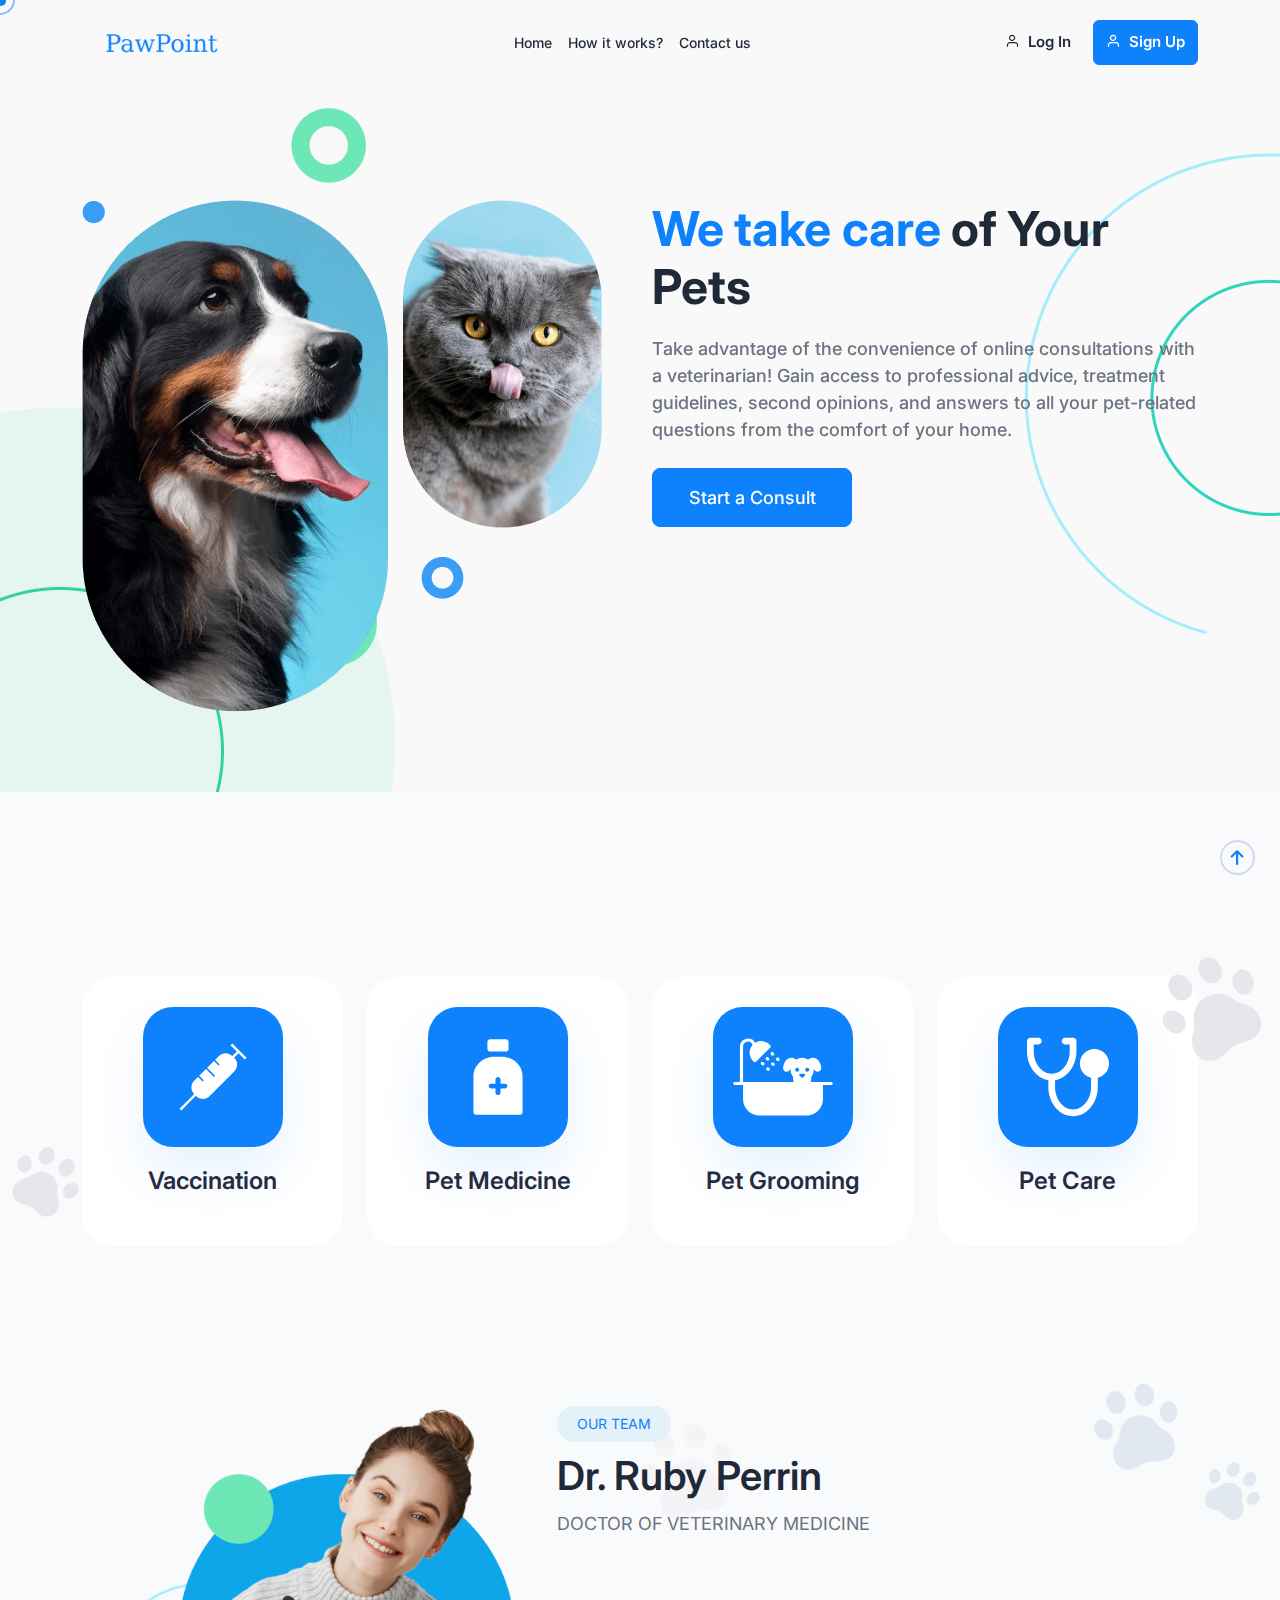
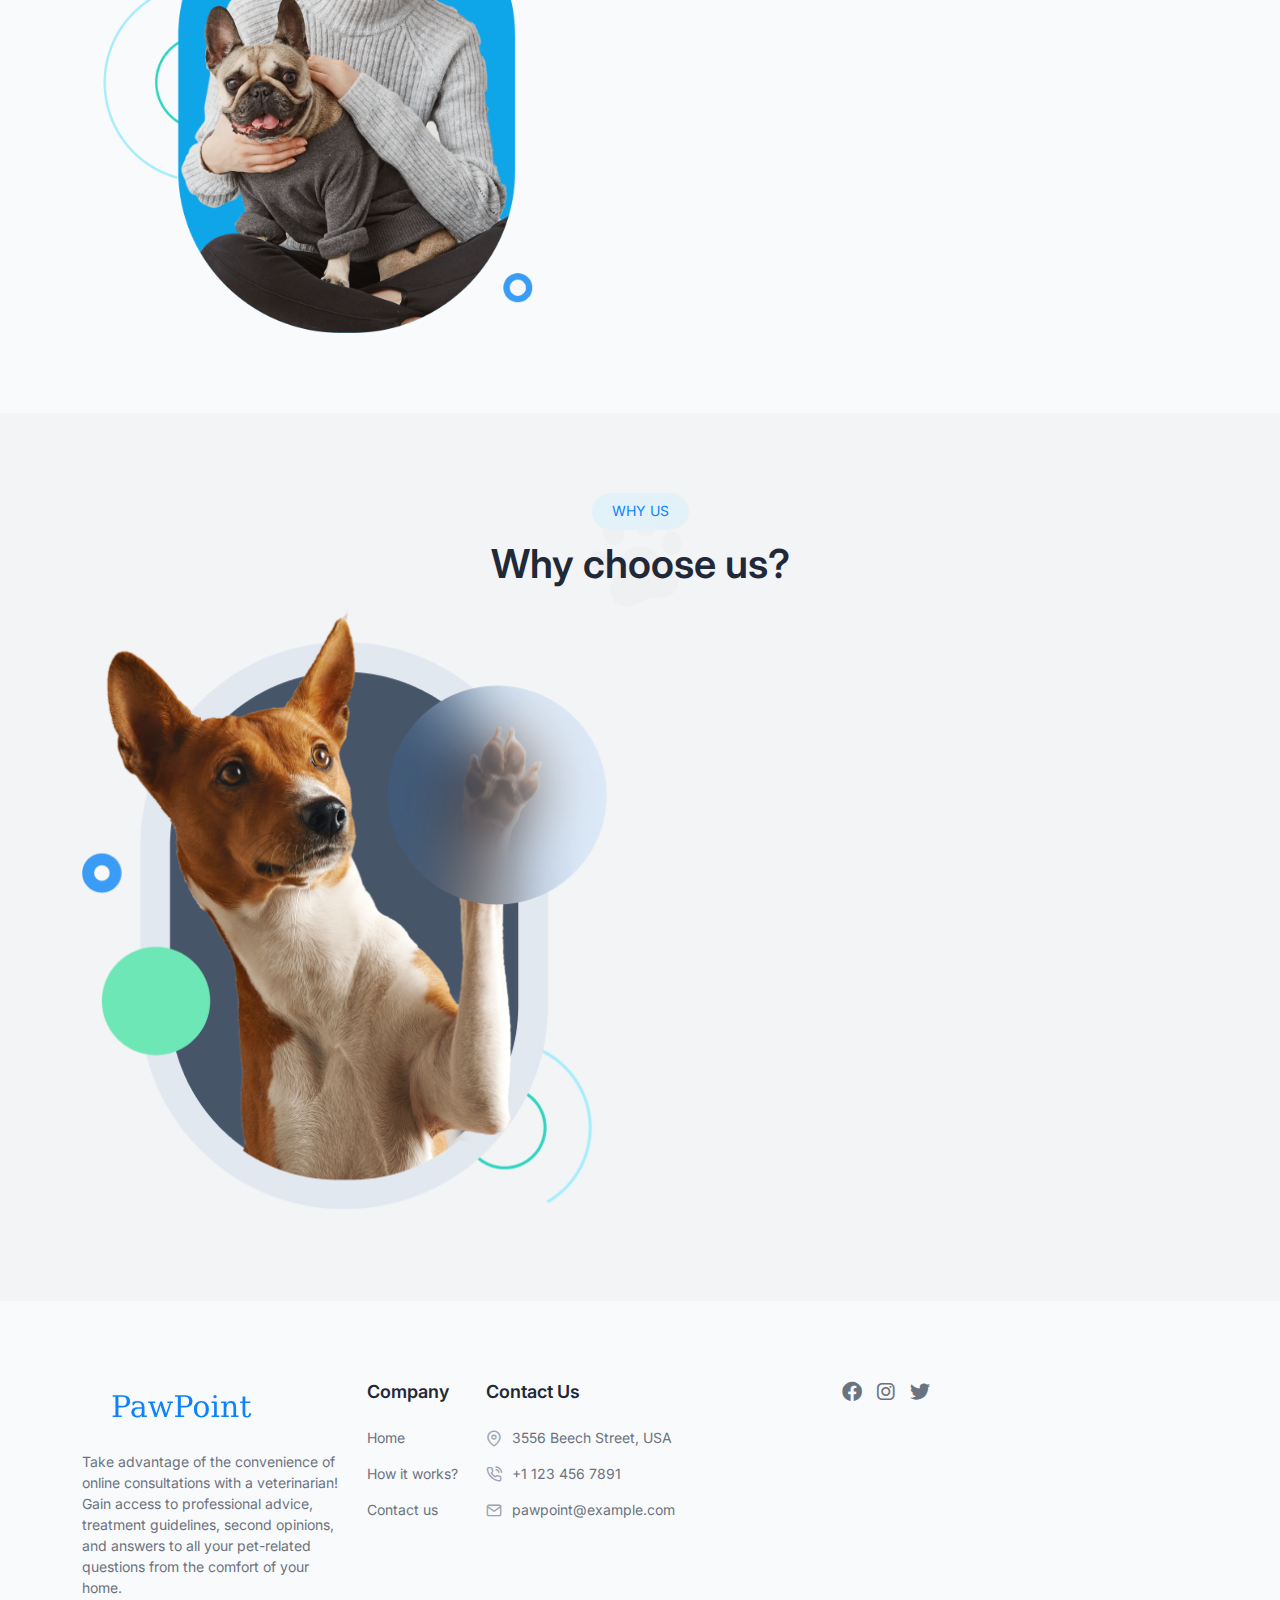
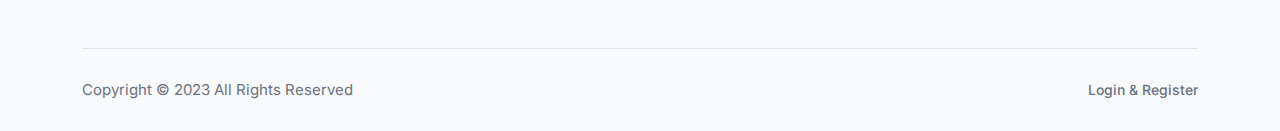
<file: index.html>
<!DOCTYPE html>
<html lang="en">
	<head>

		<meta charset="UTF-8">
		<meta name="viewport" content="width=device-width, initial-scale=1" >
		<meta name="description" content="">
		<meta name="keywords" content="">
		<meta name="author" content="">

		<title>PawPoint Test Test</title>
		
		<!-- Favicon -->
		<link rel="shortcut icon" href="img/new_favicon.png" type="image/x-icon">
		
		<!-- Bootstrap CSS -->
		<link rel="stylesheet" href="css/bootstrap.min.css">
				
		<!-- Fontawesome CSS -->
		<link rel="stylesheet" href="plugins/fontawesome/css/fontawesome.min.css">
		<link rel="stylesheet" href="plugins/fontawesome/css/all.min.css">

		<!-- Feathericon CSS -->
    	<link rel="stylesheet" href="css/feather.css">

    	<!-- Datepicker CSS -->
		<link rel="stylesheet" href="css/bootstrap-datetimepicker.min.css">

		<!-- Owl Carousel CSS -->
		<link rel="stylesheet" href="css/owl.carousel.min.css">

		<!-- Animation CSS -->
		<link rel="stylesheet" href="css/aos.css">
		
		<!-- Main CSS -->
		<link rel="stylesheet" href="css/custom.css">

	</head>		
	<body>

		<!-- Main Wrapper -->
		<div class="main-wrapper home-twelve">
					
			<!-- Header -->
			<header class="header header-fixed header-fourteen header-twelve">
				<div class="container">
					<nav class="navbar navbar-expand-lg header-nav">
						<div class="navbar-header">
							<a id="mobile_btn" href="javascript:void(0);">
								<span class="bar-icon">
									<span></span>
									<span></span>
									<span></span>
								</span>
							</a>
							<a href="index.html" class="navbar-brand logo">
								<img src="img/new_logo.png" class="img-fluid" alt="Logo">
							</a>
						</div>
						<div class="main-menu-wrapper">

							<ul class="main-nav">
								<li>
									<a href="index.html">Home</a>
								</li>

								<li>
									<a href="how-it-works.html">How it works?</a>
								</li>

<!-- 								<li>
									<a href="booking.html">Start a consult</a>
								</li> -->

								<li>
									<a href="contact-us.php">Contact us</a>
								</li>								
							</ul>
						</div>
						<ul class="nav header-navbar-rht">
							<li class="login-in-fourteen">
								<a href="login.html" class="btn reg-btn"><i class="feather-user me-2"></i>Log In</a>
							</li>
							<li class="login-in-fourteen">
								<a href="signup.php" class="btn btn-primary reg-btn reg-btn-fourteen"><i class="feather-user me-2"></i>Sign Up</a>
							</li>
						</ul>
					</nav>
				</div>
			</header>
			<!-- /Header -->		

			<!-- Home Banner -->
			<section class="banner-section-fourteen banner-section-twelve">
				<div class="banner-section-twelve-bg">
					<img src="img/bg/home-12-banner-bg-1.png" alt="design-image">
					<img src="img/bg/home-12-banner-bg-2.png" alt="design-image">
				</div>
				<div class="container">
					<div class="row">
						
						<div class="col-lg-6">
							<div class="banner-img banner-img-twelve aos" data-aos="fade-up">
								<img src="img/bg/home-12-banner-1.png" class="img-fluid" alt="dog-image">
								<img src="img/bg/home-12-banner-2.png" class="img-fluid" alt="cat-image">
								<div class="banner-banner-img-twelve-bg">
									<img src="img/bg/dot-1.png" alt="dot-icon">
									<img src="img/bg/dot-2.png" alt="dot-icon">
									<img src="img/bg/ring-1.png" alt="ring-icon">
									<img src="img/bg/ring-2.png" alt="ring-icon">
								</div>
							</div>
						</div>
						<div class="col-lg-6">
							<div class="banner-content banner-content-fourteen aos" data-aos="fade-up">
								<h1>We take care <span>of Your Pets</span></h1>
								<!-- <p>Take advantage of online consultations with a veterinarian! <br>Get professional advice, treatment guidelines, second opinions, and answers to all your questions online!</p> -->
								<p>Take advantage of the convenience of online consultations with a veterinarian! Gain access to professional advice, treatment guidelines, second opinions, and answers to all your pet-related questions from the comfort of your home.</p>
								<div class="banner-btns-fourteen "> 
									<a href="login.html" class="btn btn-primary me-2">Start a Consult</a>
								</div>
							</div>
						</div>
					</div>
				</div>
			</section>
			<!-- /Home Banner -->

			<!-- services Section -->
			<section class="services-section-fourteen">
				<div class="floating-bg">
					<img src="img/bg/big-paw.png" alt="paw-image" >
					<img src="img/bg/small-paw.png" alt="paw-image" >
				</div>
				<div class="container">
					<div class="row">
						<div class="col-lg-12 aos" data-aos="fade-up">
							<div class="section-header-fourteen service-inner-fourteen">
								<div class="service-inner-fourteen">
									<div class="service-inner-fourteen-two">
										<h3>OUR SERVICES</h3>
									</div>
								</div>
								<h2>What can we do?</h2>
							</div>							
						</div>						
					</div>
					<div class="row row-gap justify-content-center">
						<div class="col-lg-3 col-md-4 col-sm-12 d-flex">
							<div class="our-services-list w-100">
								<div class="service-icon">
									<img src="img/icons/injection.svg" alt="injection-icon">
								</div>
								<h4>Vaccination</h4>
							</div>
						</div>
						<div class="col-lg-3 col-md-4 col-sm-12 d-flex">
							<div class="our-services-list w-100">
								<div class="service-icon">
									<img src="img/icons/bottel.svg" alt="bottel-icon">
								</div>
								<h4>Pet Medicine</h4>
							</div>
						</div>
						<div class="col-lg-3 col-md-4 col-sm-12 d-flex">
							<div class="our-services-list w-100">
								<div class="service-icon">
									<img src="img/icons/bath-tub.svg" alt="pet-grooming-icon">
								</div>
								<h4>Pet Grooming</h4>
							</div>
						</div>
						<div class="col-lg-3 col-md-4 col-sm-12 d-flex">
							<div class="our-services-list w-100">
								<div class="service-icon">
									<img src="img/icons/pet-doctor.svg" alt="stethoscope-icon">
								</div>
								<h4>Pet Care</h4>
							</div>
						</div>
					</div>
				</div>
			</section>
			<!-- /services Section -->

			<!-- Feedback -->
			<section class="clients-section-fourteen">
				<div class="floating-bg">
					<img src="img/bg/two-paw.png" alt="paw-image" >
				</div>
				<div class="container">
					<div class="row">
						<div class="col-lg-5">
							<div class="client-inner-main">
								<img src="img/bg/home-12-testimonial.png" alt="image" class="img-fluid">
							</div>
						</div>
						<div class="col-lg-7 col-md-12">
							<div class="section-header-fourteen service-inner-fourteen">
								<div class="service-inner-fourteen">
									<div class="service-inner-fourteen-two">
										<h3>OUR TEAM</h3>
									</div>
								</div>
								<h2>Dr. Ruby Perrin</h2>
								<p>DOCTOR OF VETERINARY MEDICINE</p>
							</div>
							<div class="owl-carousel feedback-slider-fourteen owl-theme aos" data-aos="fade-up">
								<div class="card feedback-card">
									<div class="card-body feedback-card-body">
										<div class="feedback-inner-main">
											
											<p><b>Expertise and Specializations:</b></p>
											<li>Small Animal Care: Treating dogs, cats, and small mammals with a focus on preventive medicine and early disease detection.</li>
											<li>Surgical Proficiency: Performing various surgical procedures, including spaying/neutering, tumor removal, and orthopedic surgeries.</li>
											<li>Emergency Medicine: Handling critical cases and providing prompt and effective emergency care to stabilize and save animal lives.</li>
											<li>Dentistry: Promoting oral health through comprehensive dental exams, cleanings, and extractions when necessary.</li>
											
										</div>
									</div>
								</div>								
							</div>
						</div>
					</div>
				</div>
			</section>
			<!-- /Feedback -->

			<!-- Choose us -->
			<section class="choose-us-fourteen">
				<div class="container">
					<div class="row">
						<div class="col-md-12">
							<div class="section-header-fourteen text-center">
								<div class="service-inner-fourteen justify-content-center">
									<div class="service-inner-fourteen-two">
										<h3>WHY US</h3>
									</div>
								</div>
								<h2>Why choose us?</h2>
							</div>
						</div>
					</div>
					<div class="row">
					
						<div class="col-lg-6">
							<div class="choose-us-right-main">
								<img src="img/bg/home-12-why-us.png" alt="image" class="img-fluid">
								
							</div>
						</div>
						<div class="col-lg-6 col-md-12 col-sm-12 col-xs-12">
							<div class="why-us-content">
								<div class="us-faq aos" data-aos="fade-up" data-aos-delay="200">
									<div class="accordion" id="accordionExample">
										<div class="accordion-item">
											<h2 class="accordion-header" id="headingOne">
											<button class="accordion-button" type="button" data-bs-toggle="collapse" data-bs-target="#collapseOne" aria-expanded="true" aria-controls="collapseOne">
												Convenience
											</button>
											</h2>
											<div id="collapseOne" class="accordion-collapse collapse shade show" aria-labelledby="headingOne" data-bs-parent="#accordionExample">
											<div class="accordion-body">
												<h6>Online vet services allow pet owners to seek professional advice without leaving their homes. This is particularly useful for individuals with busy schedules or limited mobility.</h6>
											</div>
											</div>
										</div>
										<div class="accordion-item">
											<h2 class="accordion-header" id="headingTwo">
											<button class="accordion-button collapsed" type="button" data-bs-toggle="collapse" data-bs-target="#collapseTwo" aria-expanded="false" aria-controls="collapseTwo">
												Accessibility
											</button>
											</h2>
											<div id="collapseTwo" class="accordion-collapse collapse shade" aria-labelledby="headingTwo" data-bs-parent="#accordionExample">
											<div class="accordion-body">
												<h6>Online consultations make veterinary expertise accessible to people in remote or rural areas where traditional veterinary clinics might be scarce.</h6>
											</div>
											</div>
										</div>
										<div class="accordion-item">
											<h2 class="accordion-header" id="headingThree">
											<button class="accordion-button collapsed" type="button" data-bs-toggle="collapse" data-bs-target="#collapseThree" aria-expanded="false" aria-controls="collapseThree">
												Time-saving
											</button>
											</h2>
											<div id="collapseThree" class="accordion-collapse collapse shade" aria-labelledby="headingThree" data-bs-parent="#accordionExample">
											<div class="accordion-body">
												<h6>Online consultations can save time for both pet owners and veterinarians. Appointments can be scheduled more flexibly, and waiting times are often reduced.</h6>
											</div>
											</div>
										</div>
										<div class="accordion-item">
											<h2 class="accordion-header" id="headingFour">
												<button class="accordion-button collapsed" type="button" data-bs-toggle="collapse" data-bs-target="#collapseFour" aria-expanded="false" aria-controls="collapseFour">
													Comfort for Pets
												</button>
											</h2>
											<div id="collapseFour" class="accordion-collapse collapse shade" aria-labelledby="headingFour" data-bs-parent="#accordionExample">
												<div class="accordion-body">
													<h6>Pets can be stressed in unfamiliar environments like veterinary clinics. Online consultations allow them to receive care in their familiar and comfortable surroundings.</h6>
												</div>
											</div>
										</div>
										<div class="accordion-item">
											<h2 class="accordion-header" id="headingFive">
												<button class="accordion-button collapsed" type="button" data-bs-toggle="collapse" data-bs-target="#collapseFive" aria-expanded="false" aria-controls="collapseFive">
													Cost-Effective
												</button>
											</h2>
											<div id="collapseFive" class="accordion-collapse collapse shade" aria-labelledby="headingFive" data-bs-parent="#accordionExample">
												<div class="accordion-body">
													<h6>Online consultations might be more cost-effective for routine check-ups or minor concerns compared to in-person visits, especially when travel costs are taken into account.</h6>
												</div>
											</div>
										</div>
									</div>
								</div>
							</div>
						</div>
					</div>
				</div>
			</section>
			<!-- /Choose us -->

			<!-- Footer -->
			<footer class="footer footer-one footer-fourteen footer-twelve">
				<div class="footer-top">
					<div class="container">
						<div class="row">
							<div class="col-lg-3 col-md-4">
								<div class="footer-widget footer-about">
									<div class="footer-logo">
										<a href="index.html"><img src="img/new_logo.png" alt="logo"></a>
									</div>
									<div class="footer-about-content">
										<p>Take advantage of the convenience of online consultations with a veterinarian! Gain access to professional advice, treatment guidelines, second opinions, and answers to all your pet-related questions from the comfort of your home.</p>
									</div>
								</div>
							</div>
							<div class="col-lg-5">
								<div class="row">
									<div class="col-lg-3 col-md-4">
										<div class="footer-widget footer-menu">
											<h2 class="footer-title">Company</h2>
											<ul>
												<li><a href="index.html">Home</a></li>
												<li><a href="how-it-works.html">How it works?</a></li>
												<!-- <li><a href="booking.html">Consult</a></li> -->
												<li><a href="contact-us.php">Contact us</a></li>
											</ul>
										</div>
									</div>

									<div class="col-lg-6 col-md-4">
										<div class="footer-widget footer-contact">
											<h2 class="footer-title">Contact Us</h2>
											<div class="footer-contact-info">
												<div class="footer-address">
													<p><i class="feather-map-pin"></i> 3556 Beech Street, USA</p>
												</div>
												<div class="footer-address">
													<p><i class="feather-phone-call"></i> +1 123 456 7891</p>
												</div>
												<div class="footer-address mb-0">
													<p><i class="feather-mail"></i> pawpoint@example.com</p>
												</div>
											</div>
										</div>
									</div>
								</div>

							</div>
							<div class="col-lg-4 col-md-7">
								<div class="footer-widget">
									<div class="social-icon">
										<ul>
											<li>
												<a href="https://www.facebook.com" target="_blank"><i class="fab fa-facebook"></i> </a>
											</li>
											<li>
												<a href="https://www.instagram.com" target="_blank"><i class="fab fa-instagram"></i></a>
											</li>
											<li>
												<a href="https://www.twitter.com" target="_blank"><i class="fab fa-twitter"></i> </a>
											</li>
										</ul>
									</div>
								</div>
							</div>
						</div>
					</div>
				</div>
				<div class="footer-bottom">
					<div class="container">
						<!-- Copyright -->
						<div class="copyright">
							<div class="row">
								<div class="col-md-6 col-lg-6">
									<div class="copyright-text">
										<p class="mb-0"> Copyright © 2023 All Rights Reserved</p>
									</div>
								</div>
								<div class="col-md-6 col-lg-6">
								
									<!-- Copyright Menu -->
									<div class="copyright-menu">
										<ul class="policy-menu">
<!-- 											<li><a href="privacy-policy.html">Privacy Policy</a></li>
											<li><a href="terms-condition.html">Terms and Conditions</a></li> -->
											<li><a href="login.html">Login & Register</a></li>
										</ul>
									</div>
									<!-- /Copyright Menu -->
									
								</div>
							</div>
						</div>
						<!-- /Copyright -->					
					</div>
				</div>
			</footer>
			<!-- /Footer -->

			<!-- Cursor -->
			<div class="mouse-cursor cursor-outer"></div>
			<div class="mouse-cursor cursor-inner"></div>
			<!-- /Cursor -->	
		
		</div>		
		<!-- /Main Wrapper -->

		<!-- ScrollToTop -->
		<div class="progress-wrap active-progress">
			<svg class="progress-circle svg-content" width="100%" height="100%" viewBox="-1 -1 102 102">
			<path d="M50,1 a49,49 0 0,1 0,98 a49,49 0 0,1 0,-98" style="transition: stroke-dashoffset 10ms linear 0s; stroke-dasharray: 307.919px, 307.919px; stroke-dashoffset: 228.265px;"></path>
			</svg>
		</div>
		<!-- /ScrollToTop -->
	
		<!-- jQuery -->
		<script src="js/jquery-3.7.0.min.js"></script>
		
		<!-- Bootstrap Bundle JS -->
		<script src="js/bootstrap.bundle.min.js"></script>
		
		<!-- Feather Icon JS -->
		<script src="js/feather.min.js"></script>

		<!-- Datepicker JS -->
		<script src="js/moment.min.js"></script>
		<script src="js/bootstrap-datetimepicker.min.js"></script>

		<!-- Owl Carousel JS -->
		<script src="js/owl.carousel.min.js"></script>

		<!-- Slick JS -->
		<script src="js/slick.js"></script>

		<!-- Animation JS -->
		<script src="js/aos.js"></script>

		<!-- Counter JS -->
		<!-- <script src="js/counter.js"></script> -->

		<!-- BacktoTop JS -->
		<script src="js/backToTop.js"></script>

		<!-- Custom JS -->
		<script src="js/script.js"></script>
	
	</body>
</html>
</file>
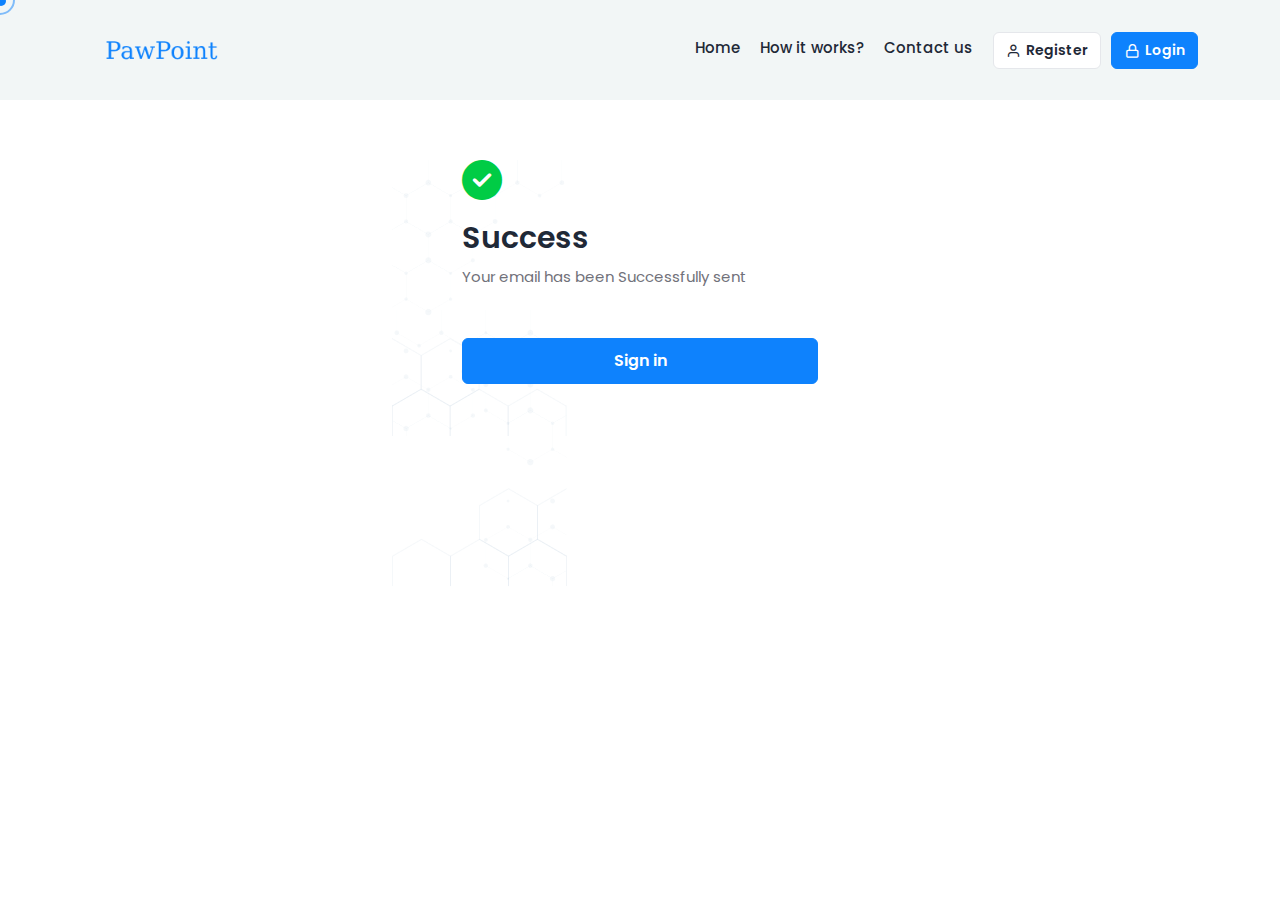
<file: contact-success.html>
<!DOCTYPE html>
<html lang="en">
	<head>

		<meta charset="UTF-8">
		<meta name="viewport" content="width=device-width, initial-scale=1" >
		<meta name="description" content=".">
		<meta name="keywords" content="">
		<meta name="author" content="">

		<title>PawPoint</title>
		
		<!-- Favicon -->
		<link rel="shortcut icon" href="img/new_favicon.png" type="image/x-icon">
		
		<!-- Bootstrap CSS -->
		<link rel="stylesheet" href="css/bootstrap.min.css">
				
		<!-- Fontawesome CSS -->
		<link rel="stylesheet" href="plugins/fontawesome/css/fontawesome.min.css">
		<link rel="stylesheet" href="plugins/fontawesome/css/all.min.css">

		<!-- Feathericon CSS -->
    	<link rel="stylesheet" href="css/feather.css">
		
		<!-- Main CSS -->
		<link rel="stylesheet" href="css/custom.css">

	</head>		
	<body class="login-body">

		<!-- Main Wrapper -->
		<div class="main-wrapper">
			
			<!-- Header -->
			<header class="header header-custom header-fixed header-one">
				<div class="container">
					<nav class="navbar navbar-expand-lg header-nav">
						<div class="navbar-header">
							<a id="mobile_btn">
								<span class="bar-icon">
									<span></span>
									<span></span>
									<span></span>
								</span>
							</button>
							<a href="index.html" class="navbar-brand logo">
								<img src="img/new_logo.png" class="img-fluid" alt="Logo">
							</a>
						</div>
						<div class="main-menu-wrapper">
<!-- 							<div class="menu-header">
								<a href="index.html" class="menu-logo">
									<img src="img/logo.png" class="img-fluid" alt="Logo">
								</a>
								<a id="menu_close" class="menu-close" href="javascript:void(0);">
									<i class="fas fa-times"></i>
								</a>
							</div> -->
							<ul class="main-nav">
								<li>
									<a href="index.html">Home </a>
								</li>
								<li>
									<a href="how-it-works.html">How it works? </a>
								</li>
<!-- 								<li>
									<a href="booking.html">Start a consult </a>
								</li> -->
								<li>
									<a href="contact-us.php">Contact us </a>
								</li>

<!-- 								<li class="searchbar">
									<a href="javascript:void(0);"><i class="feather-search"></i></a>
									<div class="togglesearch">
										<form action="search.html">
											<div class="input-group">
												<input type="text" class="form-control">
												<button type="submit" class="btn">Search</button>
											</div>
										</form>
									</div>
								</li>
								<li class="login-link"><a href="login.html">Login / Signup</a></li> -->
								<li class="register-btn">
									<a href="signup.php" class="btn reg-btn"><i class="feather-user"></i>Register</a>
								</li>
								<li class="register-btn">
									<a href="login.html" class="btn btn-primary log-btn"><i
											class="feather-lock"></i>Login</a>
								</li>
							</ul>
						</div>
					</nav>
				</div>
			</header>
			<!-- /Header -->

			<!-- Page Content -->
			<div class="login-content-info">
				<div class="container">

					<!-- Email Success -->
					<div class="row justify-content-center">
						<div class="col-lg-4 col-md-6">
							<div class="account-content">
								<div class="login-shapes">
									<div class="shape-img-left">
										<img src="img/shape-01.png" alt="shape-image">
									</div>
									<div class="shape-img-right">
										<img src="img/shape-02.png" alt="shape-image">
									</div>
								</div>
								<div class="account-info">
<!-- 									<div class="login-back">
										<a href="login-email.html"><i class="fa-solid fa-arrow-left-long"></i> Back</a>
									</div> -->
									<div class="login-success-icon">
										<i class="fas fa-circle-check"></i>
									</div>
									<div class="login-title">
										<h3>Success</h3>
										<p class="mb-0">Your email has been Successfully sent</p>
									</div>
									<form action="login.html">
										<div class="mb-0">
											<button class="btn w-100" type="submit">Sign in</button>
										</div>
									</form>
								</div>
							</div>
						</div>
					</div>
					<!-- /Email Success -->

				</div>
			</div>		
			<!-- /Page Content -->

			<!-- Cursor -->
			<div class="mouse-cursor cursor-outer"></div>
			<div class="mouse-cursor cursor-inner"></div>
			<!-- /Cursor -->	

		</div>		
		<!-- /Main Wrapper -->
	
		<!-- jQuery -->
		<script src="js/jquery-3.7.0.min.js"></script>
		
		<!-- Bootstrap Bundle JS -->
		<script src="js/bootstrap.bundle.min.js"></script>
		
		<!-- Feather Icon JS -->
		<script src="js/feather.min.js"></script>

		<!-- Custom JS -->
		<script src="js/script.js"></script>
	
	</body>
</html>
</file>
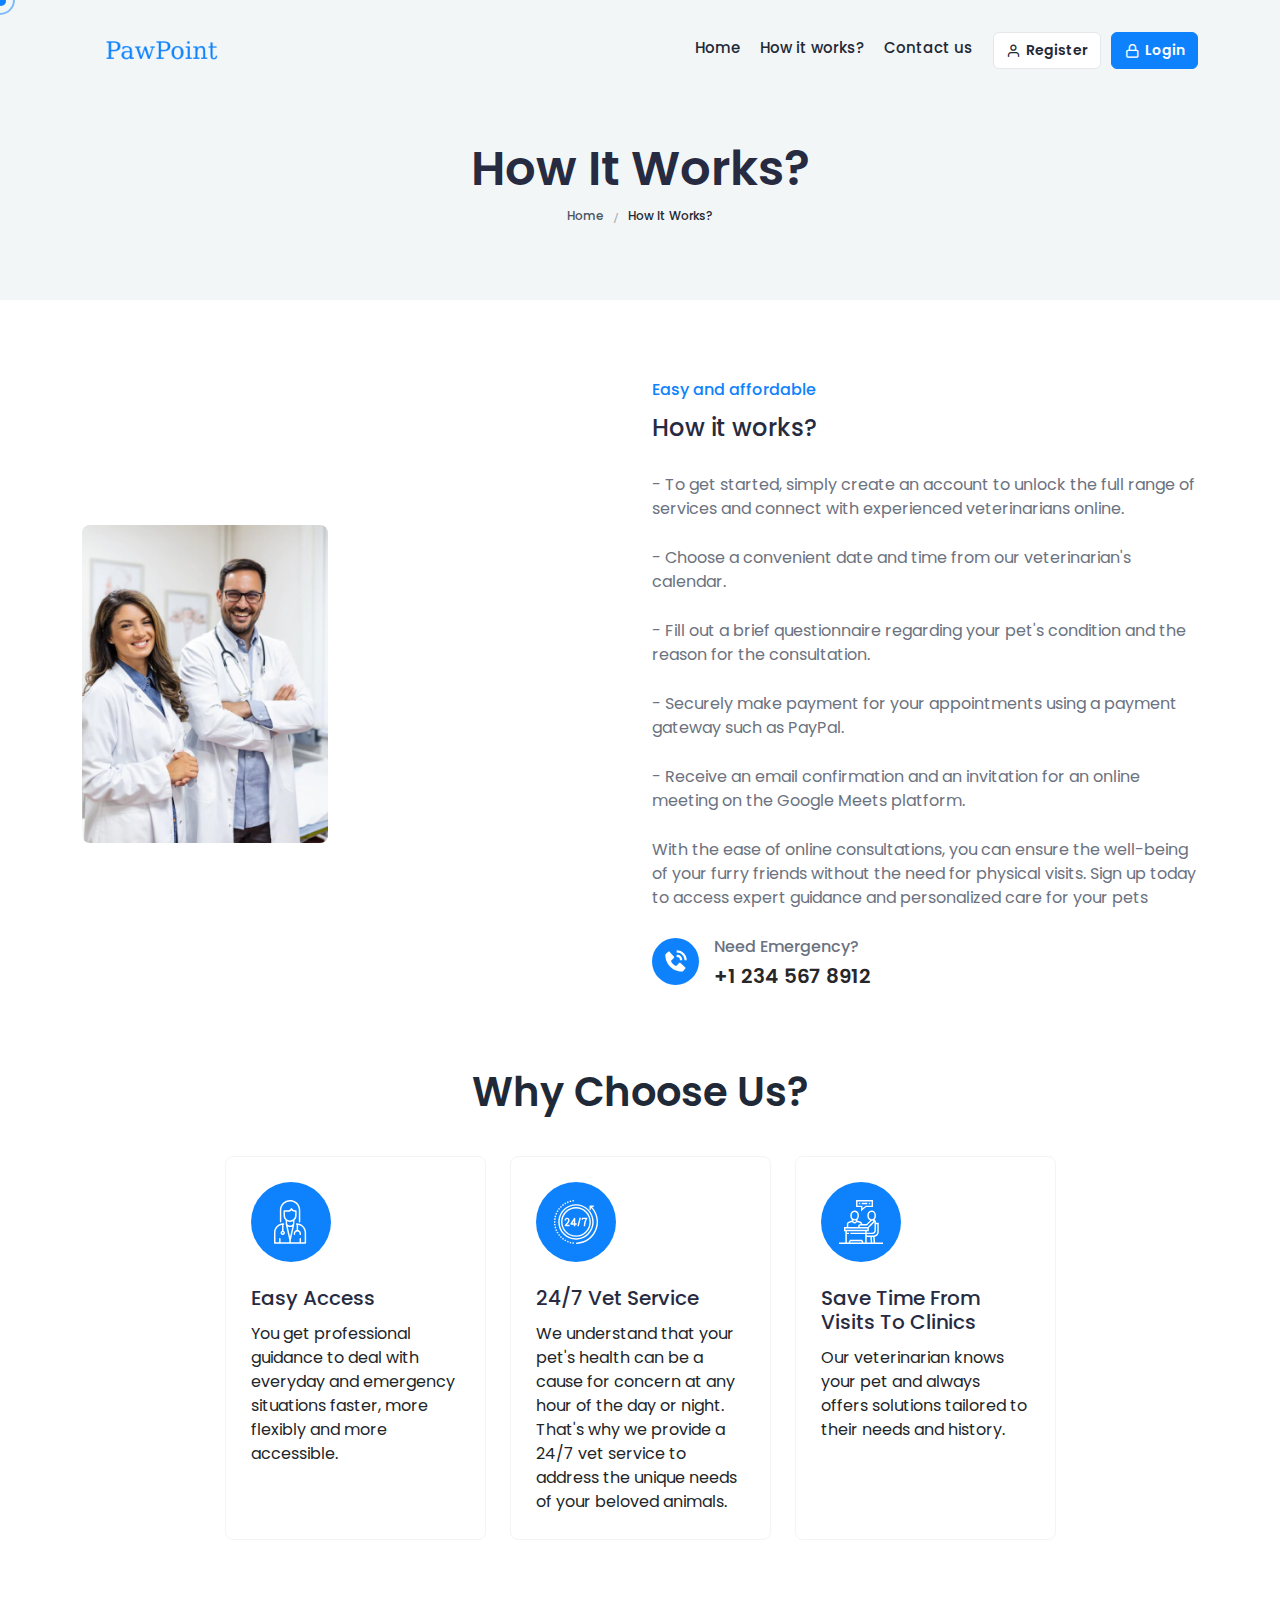
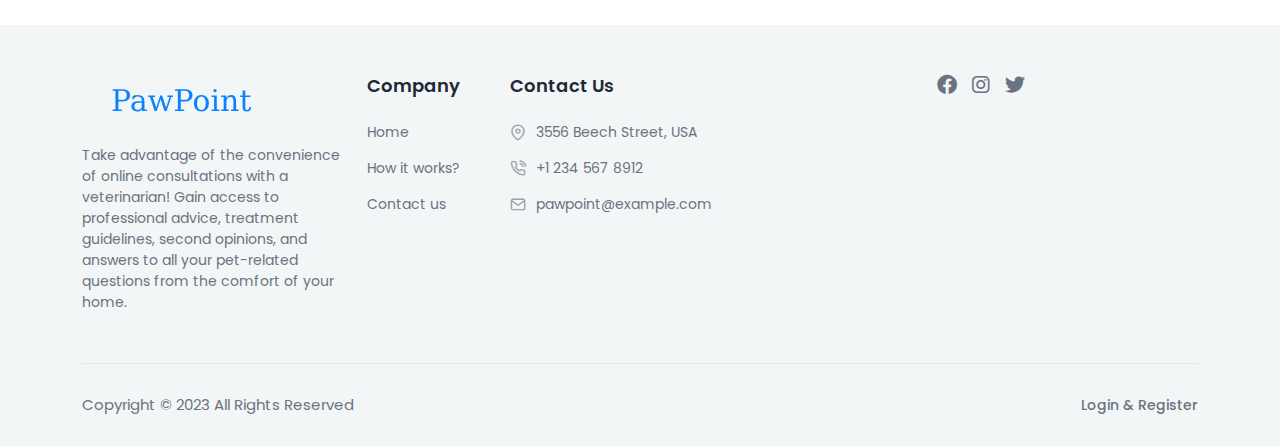
<file: how-it-works.html>
<!DOCTYPE html>
<html lang="en">
	<head>
		<meta charset="utf-8">
		<meta name="viewport" content="width=device-width, initial-scale=1" >
		<meta name="description" content="">
		<meta name="keywords" content="">
		<meta name="author" content="">

		<title>PawPoint</title>

		<!-- Favicon -->
		<link rel="shortcut icon" href="img/new_favicon.png" type="image/x-icon">

		<!-- Bootstrap CSS -->
		<link rel="stylesheet" href="css/bootstrap.min.css">

		<!-- Fontawesome CSS -->
		<link rel="stylesheet" href="plugins/fontawesome/css/fontawesome.min.css">
		<link rel="stylesheet" href="plugins/fontawesome/css/all.min.css">

		<!-- Feathericon CSS -->
		<link rel="stylesheet" href="css/feather.css">

		<!-- Main CSS -->
		<link rel="stylesheet" href="css/custom.css">

	</head>

<body>

	<!-- Main Wrapper -->
	<div class="main-wrapper">

		<!-- Header -->
		<header class="header header-custom header-fixed header-one">
			<div class="container">
				<nav class="navbar navbar-expand-lg header-nav">
					<div class="navbar-header">
						<a id="mobile_btn">
							<span class="bar-icon">
								<span></span>
								<span></span>
								<span></span>
							</span>
						</button>
						<a href="index.html" class="navbar-brand logo">
							<img src="img/new_logo.png" class="img-fluid" alt="Logo">
						</a>
					</div>
					<div class="main-menu-wrapper">

						<ul class="main-nav">
							<li>
								<a href="index.html">Home</a>
							</li>
							
							<li>
								<a href="how-it-works.html">How it works?</a>
							</li>

							<li>
								<a href="contact-us.php">Contact us</a>
							</li>

							<li class="register-btn">
								<a href="signup.php" class="btn reg-btn"><i class="feather-user"></i>Register</a>
							</li>
							<li class="register-btn">
								<a href="login.html" class="btn btn-primary log-btn"><i
										class="feather-lock"></i>Login</a>
							</li>
						</ul>
					</div>
				</nav>
			</div>
		</header>
		<!-- /Header -->

		<!-- Breadcrumb -->
		<div class="breadcrumb-bar-two">
			<div class="container">
				<div class="row align-items-center inner-banner">
					<div class="col-md-12 col-12 text-center">
						<h2 class="breadcrumb-title">How It Works?</h2>
						<nav aria-label="breadcrumb" class="page-breadcrumb">
							<ol class="breadcrumb">
								<li class="breadcrumb-item"><a href="index.html">Home</a></li>
								<li class="breadcrumb-item" aria-current="page">How It Works?</li>
							</ol>
						</nav>
					</div>
				</div>
			</div>
		</div>
		<!-- /Breadcrumb -->

		<!-- About Us -->
		<section class="about-section">
			<div class="container">
				<div class="row align-items-center">
					<div class="col-lg-6 col-md-12">
						<div class="about-img-info">
							<div class="row">
								<div class="col-md-6">
									<div class="about-inner-img">
										<div class="about-img">
											<img src="img/about-img1.jpg" class="img-fluid" alt="about-image">
										</div>
									</div>
								</div>
<!-- 								<div class="col-md-6">
									<div class="about-inner-img">
										<div class="about-box">
											<h4>Over 10+ Years Experience</h4>
										</div>
										<div class="about-img">
											<img src="img/about-img3.jpg" class="img-fluid" alt="about-image">
										</div>
									</div>
								</div> -->
							</div>
						</div>
					</div>
					<div class="col-lg-6 col-md-12">
						<div class="section-inner-header about-inner-header">
							<h6>Easy and affordable</h6>
							<h3>How it works?</h3>
						</div>
						<div class="about-content">
							<div class="about-content-details">
								<p>- To get started, simply create an account to unlock the full range of services and connect with experienced veterinarians online.</p>
								<p>- Choose a convenient date and time from our veterinarian's calendar.</p>
								<p>- Fill out a brief questionnaire regarding your pet's condition and the reason for the consultation.</p>
								<p>- Securely make payment for your appointments using a payment gateway such as PayPal.</p>
								<p>- Receive an email confirmation and an invitation for an online meeting on the Google Meets platform.</p>
								<p>With the ease of online consultations, you can ensure the well-being of your furry friends without the need for physical visits. Sign up today to access expert guidance and personalized care for your pets</p>
							</div>
							<div class="about-contact">
								<div class="about-contact-icon">
									<span><img src="img/icons/phone-icon.svg" alt="phone-image"></span>
								</div>
								<div class="about-contact-text">
									<p>Need Emergency?</p>
									<h4>+1 234 567 8912</h4>
								</div>
							</div>
						</div>
					</div>
				</div>
			</div>
		</section>
		<!-- /About Us -->

		<!-- Why Choose Us -->
		<section class="why-choose-section">
		  <div class="container">
		    <div class="row">
		      <div class="col-md-12">
		        <div class="section-inner-header text-center">
		          <h2>Why Choose Us?</h2>
		        </div>
		      </div>
		    </div>
		    <div class="row justify-content-center">
		      <div class="col-lg-3 col-md-6 d-flex">
		        <div class="card why-choose-card w-100">
		          <div class="card-body">
		            <div class="why-choose-icon">
		              <span><img src="img/icons/choose-01.svg" alt="choose-image"></span>
		            </div>
		            <div class="why-choose-content">
		              <h4>Easy Access</h4>
		              <p>You get professional guidance to deal with everyday and emergency situations faster, more flexibly and more accessible.</p>
		            </div>
		          </div>
		        </div>
		      </div>
		      <div class="col-lg-3 col-md-6 d-flex">
		        <div class="card why-choose-card w-100">
		          <div class="card-body">
		            <div class="why-choose-icon">
		              <span><img src="img/icons/choose-02.svg" alt="choose-image"></span>
		            </div>
		            <div class="why-choose-content">
		              <h4>24/7 Vet Service</h4>
		              <p>We understand that your pet's health can be a cause for concern at any hour of the day or night. That's why we provide a 24/7 vet service to address the unique needs of your beloved animals.</p>
		            </div>
		          </div>
		        </div>
		      </div>
		      <div class="col-lg-3 col-md-6 d-flex">
		        <div class="card why-choose-card w-100">
		          <div class="card-body">
		            <div class="why-choose-icon">
		              <span><img src="img/icons/choose-04.svg" alt="choose-image"></span>
		            </div>
		            <div class="why-choose-content">
		              <h4>Save Time From Visits To Clinics</h4>
		              <p>Our veterinarian knows your pet and always offers solutions tailored to their needs and history.</p>
		            </div>
		          </div>
		        </div>
		      </div>
		    </div>
		  </div>
		</section>
		<!-- Why Choose Us -->


		<!-- Footer -->
		<footer class="footer footer-one">
			<div class="footer-top">
				<div class="container">
					<div class="row">
						<div class="col-lg-3 col-md-4">
							<div class="footer-widget footer-about">
								<div class="footer-logo">
									<a href="index.html"><img src="img/new_logo.png" alt="logo"></a>
								</div>
								<div class="footer-about-content">
									<p>Take advantage of the convenience of online consultations with a veterinarian! Gain access to professional advice, treatment guidelines, second opinions, and answers to all your pet-related questions from the comfort of your home.</p>
								</div>
							</div>
						</div>
						<div class="col-lg-6">
							<div class="row">
								<div class="col-lg-3 col-md-4">
									<div class="footer-widget footer-menu">
										<h2 class="footer-title">Company</h2>
										<ul>
											<li><a href="index.html">Home</a></li>
											<li><a href="how-it-works.html">How it works?</a></li>
											<!-- <li><a href="booking.html">Consult</a></li> -->
											<li><a href="contact-us.php">Contact us</a></li>
										</ul>
									</div>
								</div>

								<div class="col-lg-6 col-md-4">
									<div class="footer-widget footer-contact">
										<h2 class="footer-title">Contact Us</h2>
										<div class="footer-contact-info">
											<div class="footer-address">
												<p><i class="feather-map-pin"></i> 3556 Beech Street, USA</p>
											</div>
											<div class="footer-address">
												<p><i class="feather-phone-call"></i> +1 234 567 8912</p>
											</div>
											<div class="footer-address mb-0">
												<p><i class="feather-mail"></i> pawpoint@example.com</p>
											</div>
										</div>
									</div>
								</div>
							</div>
						</div>
						<div class="col-lg-3 col-md-7">
							<div class="footer-widget">
								<div class="social-icon">
									<ul>
										<li>
											<a href="https://www.facebook.com" target="_blank"><i class="fab fa-facebook"></i> </a>
										</li>
										<li>
											<a href="https://www.instagram.com" target="_blank"><i class="fab fa-instagram"></i></a>
										</li>
										<li>
											<a href="https://www.twitter.com" target="_blank"><i class="fab fa-twitter"></i> </a>
										</li>
									</ul>
								</div>
							</div>
						</div>
					</div>
				</div>
			</div>
			<div class="footer-bottom">
				<div class="container">
					<!-- Copyright -->
					<div class="copyright">
						<div class="row">
							<div class="col-md-6 col-lg-6">
								<div class="copyright-text">
									<p class="mb-0"> Copyright © 2023 All Rights Reserved</p>
								</div>
							</div>
							<div class="col-md-6 col-lg-6">
							
								<!-- Copyright Menu -->
								<div class="copyright-menu">
									<ul class="policy-menu">
<!-- 										<li><a href="privacy-policy.html">Privacy Policy</a></li>
										<li><a href="terms-condition.html">Terms and Conditions</a></li> -->
										<li><a href="login.html">Login & Register</a></li>
									</ul>
								</div>
								<!-- /Copyright Menu -->
								
							</div>
						</div>
					</div>
					<!-- /Copyright -->					
				</div>
			</div>
		</footer>
		<!-- /Footer -->

		<!-- Cursor -->
		<div class="mouse-cursor cursor-outer"></div>
		<div class="mouse-cursor cursor-inner"></div>
		<!-- /Cursor -->

	</div>
	<!-- /Main Wrapper -->

	<!-- jQuery -->
	<script src="js/jquery-3.7.0.min.js"></script>

	<!-- Bootstrap Bundle JS -->
	<script src="js/bootstrap.bundle.min.js"></script>

	<!-- Feather Icon JS -->
	<script src="js/feather.min.js"></script>

	<!-- Slick JS -->
	<script src="js/slick.js"></script>

	<!-- Counter JS -->
	<script src="js/counter.js"></script>

	<!-- Custom JS -->
	<script src="js/script.js"></script>

</body>

</html>
</file>
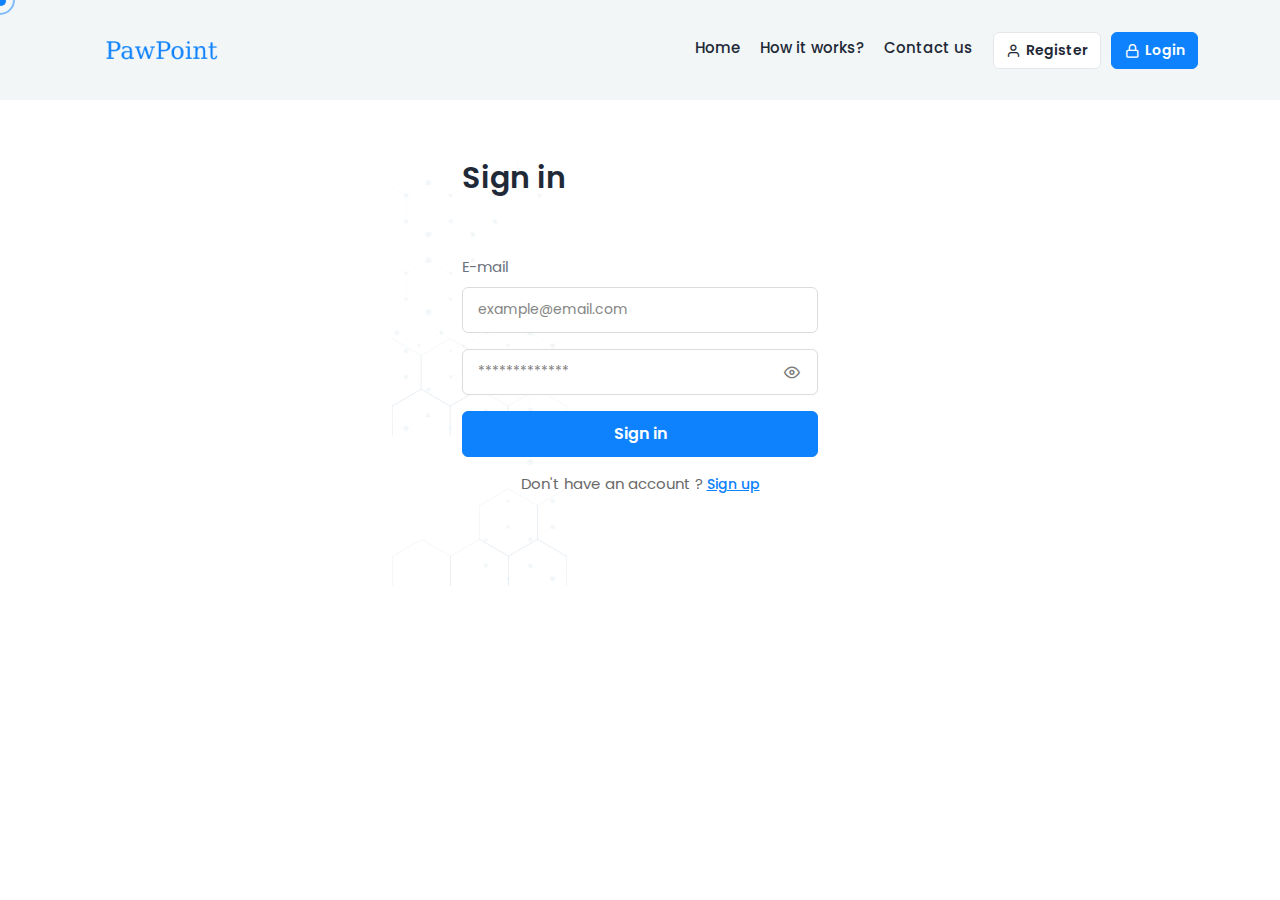
<file: login.html>
<!DOCTYPE html>
<html lang="en">
	<head>

		<meta charset="UTF-8">
		<meta name="viewport" content="width=device-width, initial-scale=1" >
		<meta name="description" content="">
		<meta name="keywords" content="">
		<meta name="author" content="">

		<title>PawPoint</title>
		
		<!-- Favicon -->
		<link rel="shortcut icon" href="img/new_favicon.png" type="image/x-icon">
		
		<!-- Bootstrap CSS -->
		<link rel="stylesheet" href="css/bootstrap.min.css">
				
		<!-- Fontawesome CSS -->
		<link rel="stylesheet" href="plugins/fontawesome/css/fontawesome.min.css">
		<link rel="stylesheet" href="plugins/fontawesome/css/all.min.css">

		<!-- Feathericon CSS -->
    	<link rel="stylesheet" href="css/feather.css">
		
		<!-- Main CSS -->
		<link rel="stylesheet" href="css/custom.css">

	</head>		
	<body class="login-body">

		<!-- Main Wrapper -->
		<div class="main-wrapper">
			
			<!-- Header -->
			<header class="header header-custom header-fixed header-one">
				<div class="container">
					<nav class="navbar navbar-expand-lg header-nav">
						<div class="navbar-header">
							<a id="mobile_btn">
								<span class="bar-icon">
									<span></span>
									<span></span>
									<span></span>
								</span>
							</button>
							<a href="index.html" class="navbar-brand logo">
								<img src="img/new_logo.png" class="img-fluid" alt="Logo">
							</a>
						</div>
						<div class="main-menu-wrapper">
<!-- 							<div class="menu-header">
								<a href="index.html" class="menu-logo">
									<img src="img/logo.png" class="img-fluid" alt="Logo">
								</a>
								<a id="menu_close" class="menu-close" href="javascript:void(0);">
									<i class="fas fa-times"></i>
								</a>
							</div> -->
							<ul class="main-nav">
								<li>
									<a href="index.html">Home</a>
								</li>

								<li>
									<a href="how-it-works.html">How it works?</a>
								</li>

<!-- 								<li>
									<a href="booking.html">Start a consult</a>
								</li> -->

								<li>
									<a href="contact-us.php">Contact us</a>
								</li>



								<!--<li class="searchbar">
									<a href="javascript:void(0);"><i class="feather-search"></i></a>
									<div class="togglesearch">
										<form action="search.html">
											<div class="input-group">
												<input type="text" class="form-control">
												<button type="submit" class="btn">Search</button>
											</div>
										</form>
									</div>
								</li>
								<li class="login-link"><a href="login.html">Login / Signup</a></li>-->
								<li class="register-btn">
									<a href="signup.php" class="btn reg-btn"><i class="feather-user"></i>Register</a>
								</li>
								<li class="register-btn">
									<a href="login.html" class="btn btn-primary log-btn"><i
											class="feather-lock"></i>Login</a>
								</li>
							</ul>
						</div>
					</nav>
				</div>
			</header>
			<!-- /Header -->

			<!-- Page Content -->
			<div class="login-content-info">
				<div class="container">

					<!-- Login Email -->
					<div class="row justify-content-center">
						<div class="col-lg-4 col-md-6">
							<div class="account-content">
								<div class="login-shapes">
									<div class="shape-img-left">
										<img src="img/shape-01.png" alt="shape-image">
									</div>
									<div class="shape-img-right">
										<img src="img/shape-02.png" alt="shape-image">
									</div>
								</div>
								<div class="account-info">
<!-- 									<div class="login-back">
										<a href="index.html"><i class="fas fa-arrow-left-long"></i> Back</a>
									</div> -->
									<div class="login-title">
										<h3>Sign in</h3>
										<!--<p>We'll send a confirmation code to your email.</p>
										<span>Sign in with <a href="login-phone.html">Phone Number</a></span>-->
									</div>
									<form action="login.php" method="post">
										<div class="mb-3">
											<label class="mb-2">E-mail</label>
											<input type="text" class="form-control" id="email" name="email" placeholder="example@email.com">
										</div>
										<div class="mb-3">
											<div class="pass-group">
												<input type="password" class="form-control pass-input" id="password" name="password" placeholder="*************">
												<span class="feather-eye toggle-password"></span>
											</div>
										</div>

										<div class="mb-3">
											<button class="btn w-100" type="submit">Sign in</button>
										</div>

										<div class="account-signup">
											<p>Don't have an account ? <a href="signup.php">Sign up</a></p>
										</div>
									</form>
								</div>
							</div>
						</div>
					</div>
					<!-- /Login Email -->

				</div>
			</div>		
			<!-- /Page Content -->

			<!-- Cursor -->
			<div class="mouse-cursor cursor-outer"></div>
			<div class="mouse-cursor cursor-inner"></div>
			<!-- /Cursor -->	

		</div>		
		<!-- /Main Wrapper -->
	
		<!-- jQuery -->
		<script src="js/jquery-3.7.0.min.js"></script>
		
		<!-- Bootstrap Bundle JS -->
		<script src="js/bootstrap.bundle.min.js"></script>
		
		<!-- Feather Icon JS -->
		<script src="js/feather.min.js"></script>

		<!-- Custom JS -->
		<script src="js/script.js"></script>
	
	</body>
</html>
</file>
<file: css/feather.css>
@font-face {
	font-family: 'Feather';
	src:
	url('../fonts/Feather.ttf?sdxovp') format('truetype'),
	url('../fonts/Feather.woff?sdxovp') format('woff'),
	url('../fonts/Feather.svg?sdxovp#Feather') format('svg');
	font-weight: normal;
	font-style: normal;
}
[class^="feather-"], [class*=" feather-"] {
	font-family: 'feather' !important;
	speak: none;
	font-style: normal;
	font-weight: normal;
	font-variant: normal;
	text-transform: none;
	line-height: 1;
	-webkit-font-smoothing: antialiased;
	-moz-osx-font-smoothing: grayscale;
}

.feather-activity:before {
	content: "\e900";
}
.feather-airplay:before {
	content: "\e901";
}
.feather-alert-circle:before {
	content: "\e902";
}
.feather-alert-octagon:before {
	content: "\e903";
}
.feather-alert-triangle:before {
	content: "\e904";
}
.feather-align-center:before {
	content: "\e905";
}
.feather-align-justify:before {
	content: "\e906";
}
.feather-align-left:before {
	content: "\e907";
}
.feather-align-right:before {
	content: "\e908";
}
.feather-anchor:before {
	content: "\e909";
}
.feather-aperture:before {
	content: "\e90a";
}
.feather-archive:before {
	content: "\e90b";
}
.feather-arrow-down:before {
	content: "\e90c";
}
.feather-arrow-down-circle:before {
	content: "\e90d";
}
.feather-arrow-down-left:before {
	content: "\e90e";
}
.feather-arrow-down-right:before {
	content: "\e90f";
}
.feather-arrow-left:before {
	content: "\e910";
}
.feather-arrow-left-circle:before {
	content: "\e911";
}
.feather-arrow-right:before {
	content: "\e912";
}
.feather-arrow-right-circle:before {
	content: "\e913";
}
.feather-arrow-up:before {
	content: "\e914";
}
.feather-arrow-up-circle:before {
	content: "\e915";
}
.feather-arrow-up-left:before {
	content: "\e916";
}
.feather-arrow-up-right:before {
	content: "\e917";
}
.feather-at-sign:before {
	content: "\e918";
}
.feather-award:before {
	content: "\e919";
}
.feather-bar-chart:before {
	content: "\e91a";
}
.feather-bar-chart-2:before {
	content: "\e91b";
}
.feather-battery:before {
	content: "\e91c";
}
.feather-battery-charging:before {
	content: "\e91d";
}
.feather-bell:before {
	content: "\e91e";
}
.feather-bell-off:before {
	content: "\e91f";
}
.feather-bluetooth:before {
	content: "\e920";
}
.feather-bold:before {
	content: "\e921";
}
.feather-book:before {
	content: "\e922";
}
.feather-book-open:before {
	content: "\e923";
}
.feather-bookmark:before {
	content: "\e924";
}
.feather-box:before {
	content: "\e925";
}
.feather-briefcase:before {
	content: "\e926";
}
.feather-calendar:before {
	content: "\e927";
}
.feather-camera:before {
	content: "\e928";
}
.feather-camera-off:before {
	content: "\e929";
}
.feather-cast:before {
	content: "\e92a";
}
.feather-check:before {
	content: "\e92b";
}
.feather-check-circle:before {
	content: "\e92c";
}
.feather-check-square:before {
	content: "\e92d";
}
.feather-chevron-down:before {
	content: "\e92e";
}
.feather-chevron-left:before {
	content: "\e92f";
}
.feather-chevron-right:before {
	content: "\e930";
}
.feather-chevron-up:before {
	content: "\e931";
}
.feather-chevrons-down:before {
	content: "\e932";
}
.feather-chevrons-left:before {
	content: "\e933";
}
.feather-chevrons-right:before {
	content: "\e934";
}
.feather-chevrons-up:before {
	content: "\e935";
}
.feather-chrome:before {
	content: "\e936";
}
.feather-circle:before {
	content: "\e937";
}
.feather-clipboard:before {
	content: "\e938";
}
.feather-clock:before {
	content: "\e939";
}
.feather-cloud:before {
	content: "\e93a";
}
.feather-cloud-drizzle:before {
	content: "\e93b";
}
.feather-cloud-lightning:before {
	content: "\e93c";
}
.feather-cloud-off:before {
	content: "\e93d";
}
.feather-cloud-rain:before {
	content: "\e93e";
}
.feather-cloud-snow:before {
	content: "\e93f";
}
.feather-code:before {
	content: "\e940";
}
.feather-codepen:before {
	content: "\e941";
}
.feather-command:before {
	content: "\e942";
}
.feather-compass:before {
	content: "\e943";
}
.feather-copy:before {
	content: "\e944";
}
.feather-corner-down-left:before {
	content: "\e945";
}
.feather-corner-down-right:before {
	content: "\e946";
}
.feather-corner-left-down:before {
	content: "\e947";
}
.feather-corner-left-up:before {
	content: "\e948";
}
.feather-corner-right-down:before {
	content: "\e949";
}
.feather-corner-right-up:before {
	content: "\e94a";
}
.feather-corner-up-left:before {
	content: "\e94b";
}
.feather-corner-up-right:before {
	content: "\e94c";
}
.feather-cpu:before {
	content: "\e94d";
}
.feather-credit-card:before {
	content: "\e94e";
}
.feather-crop:before {
	content: "\e94f";
}
.feather-crosshair:before {
	content: "\e950";
}
.feather-database:before {
	content: "\e951";
}
.feather-delete:before {
	content: "\e952";
}
.feather-disc:before {
	content: "\e953";
}
.feather-dollar-sign:before {
	content: "\e954";
}
.feather-download:before {
	content: "\e955";
}
.feather-download-cloud:before {
	content: "\e956";
}
.feather-droplet:before {
	content: "\e957";
}
.feather-edit:before {
	content: "\e958";
}
.feather-edit-2:before {
	content: "\e959";
}
.feather-edit-3:before {
	content: "\e95a";
}
.feather-external-link:before {
	content: "\e95b";
}
.feather-eye:before {
	content: "\e95c";
}
.feather-eye-off:before {
	content: "\e95d";
}
.feather-facebook:before {
	content: "\e95e";
}
.feather-fast-forward:before {
	content: "\e95f";
}
.feather-feather:before {
	content: "\e960";
}
.feather-file:before {
	content: "\e961";
}
.feather-file-minus:before {
	content: "\e962";
}
.feather-file-plus:before {
	content: "\e963";
}
.feather-file-text:before {
	content: "\e964";
}
.feather-film:before {
	content: "\e965";
}
.feather-filter:before {
	content: "\e966";
}
.feather-flag:before {
	content: "\e967";
}
.feather-folder:before {
	content: "\e968";
}
.feather-folder-minus:before {
	content: "\e969";
}
.feather-folder-plus:before {
	content: "\e96a";
}
.feather-gift:before {
	content: "\e96b";
}
.feather-git-branch:before {
	content: "\e96c";
}
.feather-git-commit:before {
	content: "\e96d";
}
.feather-git-merge:before {
	content: "\e96e";
}
.feather-git-pull-request:before {
	content: "\e96f";
}
.feather-github:before {
	content: "\e970";
}
.feather-gitlab:before {
	content: "\e971";
}
.feather-globe:before {
	content: "\e972";
}
.feather-grid:before {
	content: "\e973";
}
.feather-hard-drive:before {
	content: "\e974";
}
.feather-hash:before {
	content: "\e975";
}
.feather-headphones:before {
	content: "\e976";
}
.feather-heart:before {
	content: "\e977";
}
.feather-help-circle:before {
	content: "\e978";
}
.feather-home:before {
	content: "\e979";
}
.feather-image:before {
	content: "\e97a";
}
.feather-inbox:before {
	content: "\e97b";
}
.feather-info:before {
	content: "\e97c";
}
.feather-instagram:before {
	content: "\e97d";
}
.feather-italic:before {
	content: "\e97e";
}
.feather-layers:before {
	content: "\e97f";
}
.feather-layout:before {
	content: "\e980";
}
.feather-life-buoy:before {
	content: "\e981";
}
.feather-link:before {
	content: "\e982";
}
.feather-link-2:before {
	content: "\e983";
}
.feather-linkedin:before {
	content: "\e984";
}
.feather-list:before {
	content: "\e985";
}
.feather-loader:before {
	content: "\e986";
}
.feather-lock:before {
	content: "\e987";
}
.feather-log-in:before {
	content: "\e988";
}
.feather-log-out:before {
	content: "\e989";
}
.feather-mail:before {
	content: "\e98a";
}
.feather-map:before {
	content: "\e98b";
}
.feather-map-pin:before {
	content: "\e98c";
}
.feather-maximize:before {
	content: "\e98d";
}
.feather-maximize-2:before {
	content: "\e98e";
}
.feather-menu:before {
	content: "\e98f";
}
.feather-message-circle:before {
	content: "\e990";
}
.feather-message-square:before {
	content: "\e991";
}
.feather-mic:before {
	content: "\e992";
}
.feather-mic-off:before {
	content: "\e993";
}
.feather-minimize:before {
	content: "\e994";
}
.feather-minimize-2:before {
	content: "\e995";
}
.feather-minus:before {
	content: "\e996";
}
.feather-minus-circle:before {
	content: "\e997";
}
.feather-minus-square:before {
	content: "\e998";
}
.feather-monitor:before {
	content: "\e999";
}
.feather-moon:before {
	content: "\e99a";
}
.feather-more-horizontal:before {
	content: "\e99b";
}
.feather-more-vertical:before {
	content: "\e99c";
}
.feather-move:before {
	content: "\e99d";
}
.feather-music:before {
	content: "\e99e";
}
.feather-navigation:before {
	content: "\e99f";
}
.feather-navigation-2:before {
	content: "\e9a0";
}
.feather-octagon:before {
	content: "\e9a1";
}
.feather-package:before {
	content: "\e9a2";
}
.feather-paperclip:before {
	content: "\e9a3";
}
.feather-pause:before {
	content: "\e9a4";
}
.feather-pause-circle:before {
	content: "\e9a5";
}
.feather-percent:before {
	content: "\e9a6";
}
.feather-phone:before {
	content: "\e9a7";
}
.feather-phone-call:before {
	content: "\e9a8";
}
.feather-phone-forwarded:before {
	content: "\e9a9";
}
.feather-phone-incoming:before {
	content: "\e9aa";
}
.feather-phone-missed:before {
	content: "\e9ab";
}
.feather-phone-off:before {
	content: "\e9ac";
}
.feather-phone-outgoing:before {
	content: "\e9ad";
}
.feather-pie-chart:before {
	content: "\e9ae";
}
.feather-play:before {
	content: "\e9af";
}
.feather-play-circle:before {
	content: "\e9b0";
}
.feather-plus:before {
	content: "\e9b1";
}
.feather-plus-circle:before {
	content: "\e9b2";
}
.feather-plus-square:before {
	content: "\e9b3";
}
.feather-pocket:before {
	content: "\e9b4";
}
.feather-power:before {
	content: "\e9b5";
}
.feather-printer:before {
	content: "\e9b6";
}
.feather-radio:before {
	content: "\e9b7";
}
.feather-refresh-ccw:before {
	content: "\e9b8";
}
.feather-refresh-cw:before {
	content: "\e9b9";
}
.feather-repeat:before {
	content: "\e9ba";
}
.feather-rewind:before {
	content: "\e9bb";
}
.feather-rotate-ccw:before {
	content: "\e9bc";
}
.feather-rotate-cw:before {
	content: "\e9bd";
}
.feather-rss:before {
	content: "\e9be";
}
.feather-save:before {
	content: "\e9bf";
}
.feather-scissors:before {
	content: "\e9c0";
}
.feather-search:before {
	content: "\e9c1";
}
.feather-send:before {
	content: "\e9c2";
}
.feather-server:before {
	content: "\e9c3";
}
.feather-settings:before {
	content: "\e9c4";
}
.feather-share:before {
	content: "\e9c5";
}
.feather-share-2:before {
	content: "\e9c6";
}
.feather-shield:before {
	content: "\e9c7";
}
.feather-shield-off:before {
	content: "\e9c8";
}
.feather-shopping-bag:before {
	content: "\e9c9";
}
.feather-shopping-cart:before {
	content: "\e9ca";
}
.feather-shuffle:before {
	content: "\e9cb";
}
.feather-sidebar:before {
	content: "\e9cc";
}
.feather-skip-back:before {
	content: "\e9cd";
}
.feather-skip-forward:before {
	content: "\e9ce";
}
.feather-slack:before {
	content: "\e9cf";
}
.feather-slash:before {
	content: "\e9d0";
}
.feather-sliders:before {
	content: "\e9d1";
}
.feather-smartphone:before {
	content: "\e9d2";
}
.feather-speaker:before {
	content: "\e9d3";
}
.feather-square:before {
	content: "\e9d4";
}
.feather-star:before {
	content: "\e9d5";
}
.feather-stop-circle:before {
	content: "\e9d6";
}
.feather-sun:before {
	content: "\e9d7";
}
.feather-sunrise:before {
	content: "\e9d8";
}
.feather-sunset:before {
	content: "\e9d9";
}
.feather-tablet:before {
	content: "\e9da";
}
.feather-tag:before {
	content: "\e9db";
}
.feather-target:before {
	content: "\e9dc";
}
.feather-terminal:before {
	content: "\e9dd";
}
.feather-thermometer:before {
	content: "\e9de";
}
.feather-thumbs-down:before {
	content: "\e9df";
}
.feather-thumbs-up:before {
	content: "\e9e0";
}
.feather-toggle-left:before {
	content: "\e9e1";
}
.feather-toggle-right:before {
	content: "\e9e2";
}
.feather-trash:before {
	content: "\e9e3";
}
.feather-trash-2:before {
	content: "\e9e4";
}
.feather-trending-down:before {
	content: "\e9e5";
}
.feather-trending-up:before {
	content: "\e9e6";
}
.feather-triangle:before {
	content: "\e9e7";
}
.feather-truck:before {
	content: "\e9e8";
}
.feather-tv:before {
	content: "\e9e9";
}
.feather-twitter:before {
	content: "\e9ea";
}
.feather-type:before {
	content: "\e9eb";
}
.feather-umbrella:before {
	content: "\e9ec";
}
.feather-underline:before {
	content: "\e9ed";
}
.feather-unlock:before {
	content: "\e9ee";
}
.feather-upload:before {
	content: "\e9ef";
}
.feather-upload-cloud:before {
	content: "\e9f0";
}
.feather-user:before {
	content: "\e9f1";
}
.feather-user-check:before {
	content: "\e9f2";
}
.feather-user-minus:before {
	content: "\e9f3";
}
.feather-user-plus:before {
	content: "\e9f4";
}
.feather-user-x:before {
	content: "\e9f5";
}
.feather-users:before {
	content: "\e9f6";
}
.feather-video:before {
	content: "\e9f7";
}
.feather-video-off:before {
	content: "\e9f8";
}
.feather-voicemail:before {
	content: "\e9f9";
}
.feather-volume:before {
	content: "\e9fa";
}
.feather-volume-1:before {
	content: "\e9fb";
}
.feather-volume-2:before {
	content: "\e9fc";
}
.feather-volume-x:before {
	content: "\e9fd";
}
.feather-watch:before {
	content: "\e9fe";
}
.feather-wifi:before {
	content: "\e9ff";
}
.feather-wifi-off:before {
	content: "\ea00";
}
.feather-wind:before {
	content: "\ea01";
}
.feather-x:before {
	content: "\ea02";
}
.feather-x-circle:before {
	content: "\ea03";
}
.feather-x-square:before {
	content: "\ea04";
}
.feather-youtube:before {
	content: "\ea05";
}
.feather-zap:before {
	content: "\ea06";
}
.feather-zap-off:before {
	content: "\ea07";
}
.feather-zoom-in:before {
	content: "\ea08";
}
.feather-zoom-out:before {
	content: "\ea09";
}
</file>
